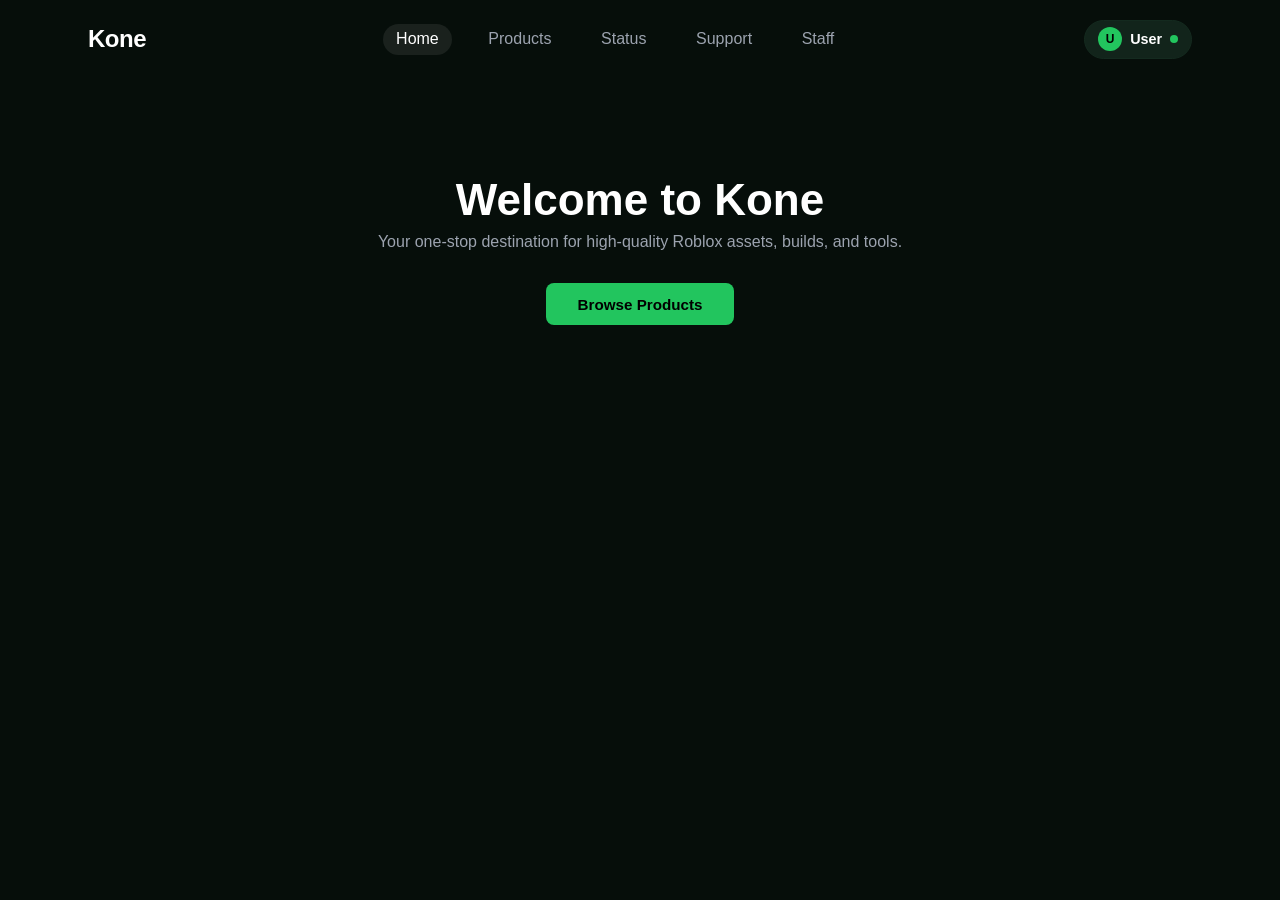
<file: index.html>
<!DOCTYPE html>
<html lang="en">
<head>
    <meta charset="UTF-8">
    <meta name="viewport" content="width=device-width, initial-scale=1.0">
    <title>Kone - Home</title>
    <link rel="stylesheet" href="style.css">
</head>
<body>

    <header>
        <div class="logo">Kone</div>
        <nav>
            <a href="index.html" class="active">Home</a>
            <a href="products.html">Products</a>
            <a href="#">Status</a>
            <a href="#">Support</a>
            <a href="#">Staff</a>
        </nav>
        <div class="user-profile">
            <div class="avatar">U</div>
            <span>User</span>
            <div class="status-dot"></div>
        </div>
    </header>

    <section class="hero" style="margin-top: 6rem;">
        <h1>Welcome to Kone</h1>
        <p>Your one-stop destination for high-quality Roblox assets, builds, and tools.</p>
        <div style="margin-top: 2rem;">
            <a href="products.html" style="text-decoration: none;">
                <button class="btn-action" style="width: auto; padding: 0.8rem 2rem;">Browse Products</button>
            </a>
        </div>
    </section>

</body>
</html>
</file>
<file: style.css>
/* --- Dark Theme Variables --- */
:root {
    --bg-color: #060e0a;
    --card-bg: #0c1812;
    --card-border: #142a1f;
    --accent-color: #22c55e;
    --accent-hover: #16a34a;
    --text-primary: #ffffff;
    --text-secondary: #9ca3af;
    --badge-bg: rgba(34, 197, 94, 0.15);
}

* {
    box-sizing: border-box;
    margin: 0;
    padding: 0;
    font-family: -apple-system, BlinkMacSystemFont, "Segoe UI", Roboto, Helvetica, Arial, sans-serif;
}

body {
    background-color: var(--bg-color);
    color: var(--text-primary);
    min-height: 100vh;
    display: flex;
    flex-direction: column;
}

/* --- Navigation Bar --- */
header {
    display: flex;
    justify-content: space-between;
    align-items: center;
    padding: 1.25rem 3rem;
    max-width: 1200px;
    width: 100%;
    margin: 0 auto;
}

.logo {
    font-size: 1.5rem;
    font-weight: 800;
    letter-spacing: -0.5px;
}

nav {
    display: flex;
    gap: 1.5rem;
}

nav a {
    color: var(--text-secondary);
    text-decoration: none;
    font-weight: 500;
    padding: 0.4rem 0.8rem;
    border-radius: 9999px;
    transition: all 0.2s;
}

nav a.active, 
nav a:hover {
    color: var(--text-primary);
    background-color: rgba(255, 255, 255, 0.08);
}

.user-profile {
    background: #12241b;
    border: 1px solid var(--card-border);
    padding: 0.4rem 0.8rem;
    border-radius: 9999px;
    display: flex;
    align-items: center;
    gap: 0.5rem;
    font-size: 0.9rem;
    font-weight: 600;
}

.avatar {
    width: 24px;
    height: 24px;
    background-color: var(--accent-color);
    border-radius: 50%;
    display: flex;
    align-items: center;
    justify-content: center;
    color: #000;
    font-size: 0.75rem;
}

.status-dot {
    width: 8px;
    height: 8px;
    background-color: var(--accent-color);
    border-radius: 50%;
}

/* --- Hero Section --- */
.hero {
    text-align: center;
    margin: 3rem 0 2rem;
    padding: 0 1rem;
}

.hero h1 {
    font-size: 2.75rem;
    font-weight: 800;
    margin-bottom: 0.5rem;
}

.hero p {
    color: var(--text-secondary);
    font-size: 1rem;
}

/* --- Main Content Grid --- */
main {
    max-width: 1100px;
    width: 100%;
    margin: 0 auto;
    padding: 0 2rem 4rem;
    display: grid;
    grid-template-columns: repeat(auto-fit, minmax(320px, 1fr));
    gap: 2rem;
    justify-content: center;
}

/* --- Asset Card --- */
.card {
    background-color: var(--card-bg);
    border: 1px solid var(--card-border);
    border-radius: 12px;
    overflow: hidden;
    display: flex;
    flex-direction: column;
    box-shadow: 0 10px 25px rgba(0, 0, 0, 0.4);
}

.card-image-container {
    position: relative;
    width: 100%;
    height: 200px;
    background-color: #1a2e23;
}

.card-image {
    width: 100%;
    height: 100%;
    object-fit: cover;
}

.price-badge {
    position: absolute;
    top: 12px;
    right: 12px;
    background-color: var(--accent-color);
    color: #000;
    font-weight: 700;
    font-size: 0.85rem;
    padding: 0.3rem 0.75rem;
    border-radius: 9999px;
    text-transform: uppercase;
}

.card-content {
    padding: 1.5rem;
    display: flex;
    flex-direction: column;
    flex-grow: 1;
}

.card-header {
    display: flex;
    justify-content: space-between;
    align-items: center;
    margin-bottom: 0.75rem;
}

.card-title {
    font-size: 1.25rem;
    font-weight: 700;
}

.status-badge {
    background-color: var(--badge-bg);
    color: var(--accent-color);
    font-size: 0.75rem;
    font-weight: 600;
    padding: 0.2rem 0.6rem;
    border-radius: 9999px;
    border: 1px solid rgba(34, 197, 94, 0.3);
}

.card-description {
    color: var(--text-secondary);
    font-size: 0.9rem;
    line-height: 1.4;
    margin-bottom: 1.25rem;
}

.feature-list {
    list-style: none;
    margin-bottom: 1.5rem;
    display: flex;
    flex-direction: column;
    gap: 0.5rem;
}

.feature-list li {
    font-size: 0.85rem;
    font-weight: 600;
    display: flex;
    align-items: center;
    gap: 0.5rem;
}

.feature-list li.italic {
    font-style: italic;
    color: var(--text-secondary);
    font-weight: 400;
}

.callout-text {
    font-size: 0.8rem;
    color: var(--text-secondary);
    margin-bottom: 1rem;
}

.btn-action {
    width: 100%;
    padding: 0.75rem;
    background-color: var(--accent-color);
    color: #000;
    border: none;
    border-radius: 8px;
    font-weight: 700;
    font-size: 0.95rem;
    cursor: pointer;
    transition: background-color 0.2s;
    margin-top: auto;
}

.btn-action:hover {
    background-color: var(--accent-hover);
}
</file>
